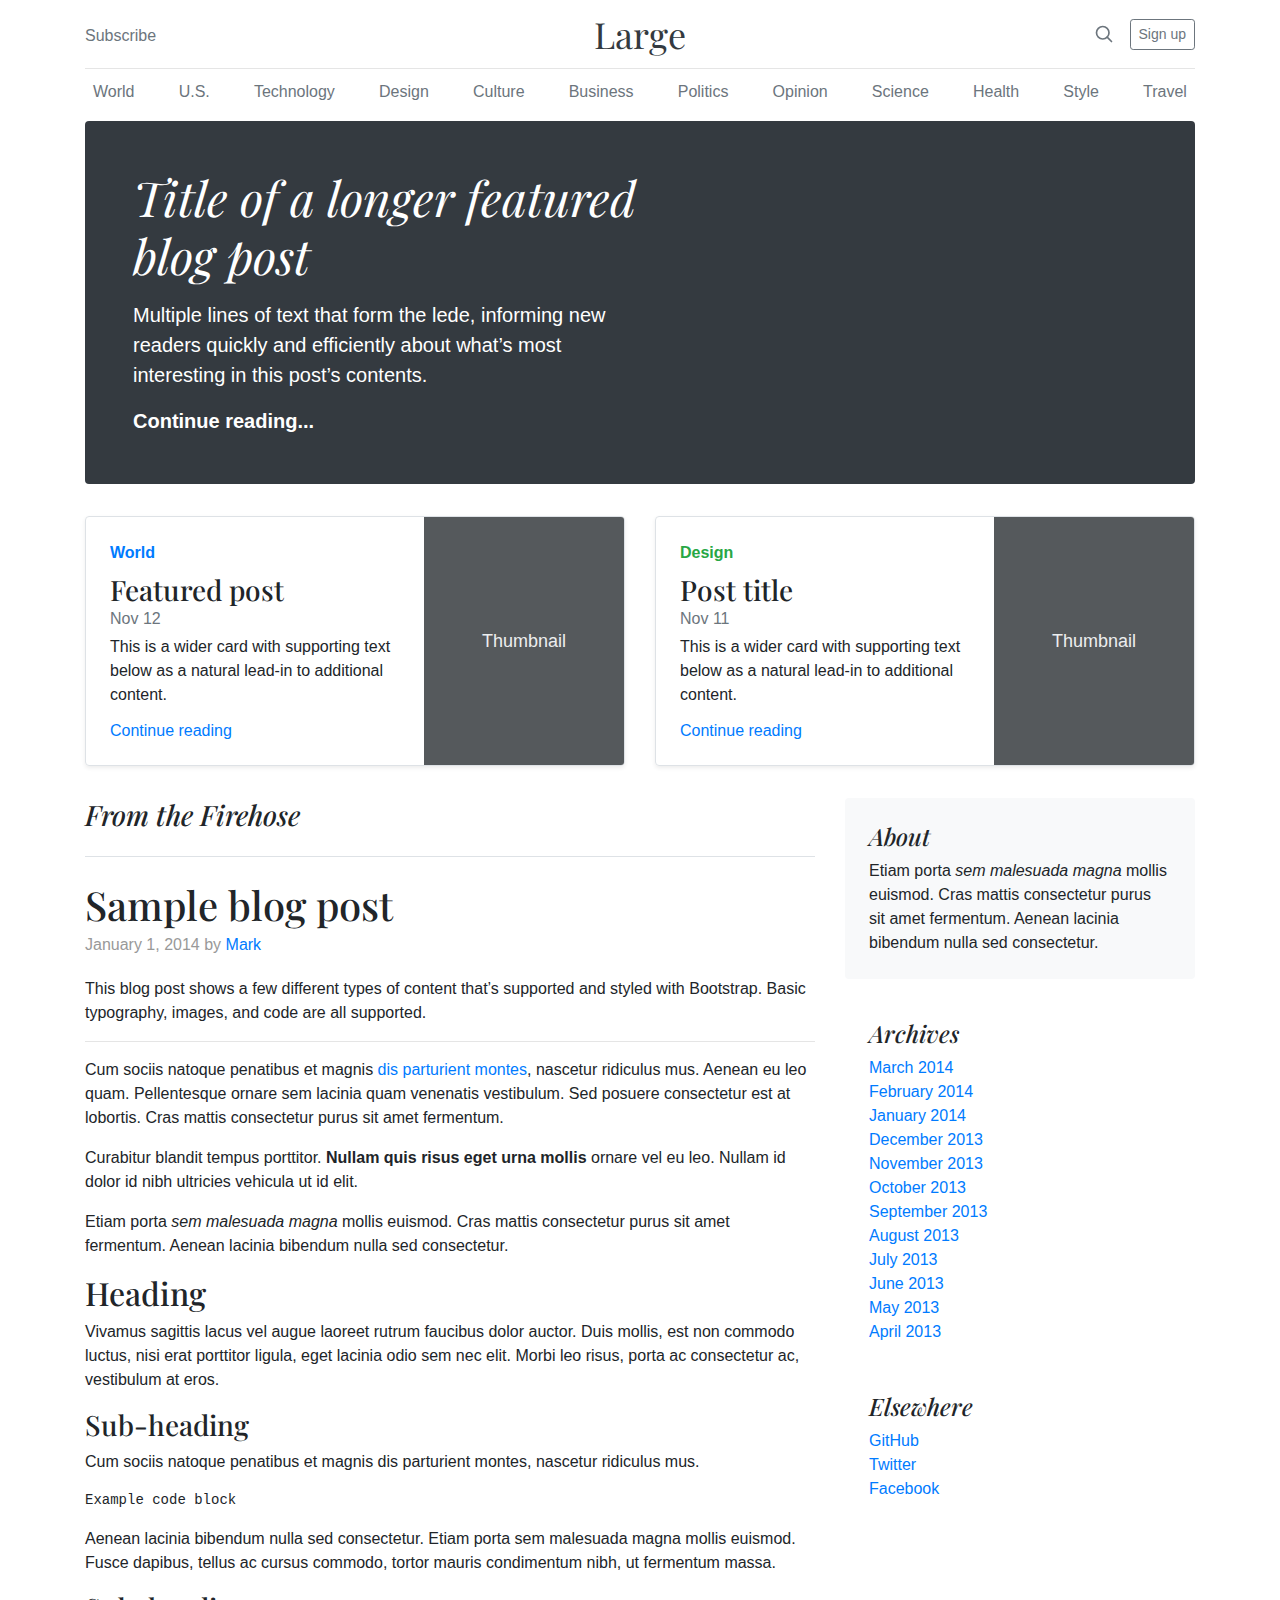
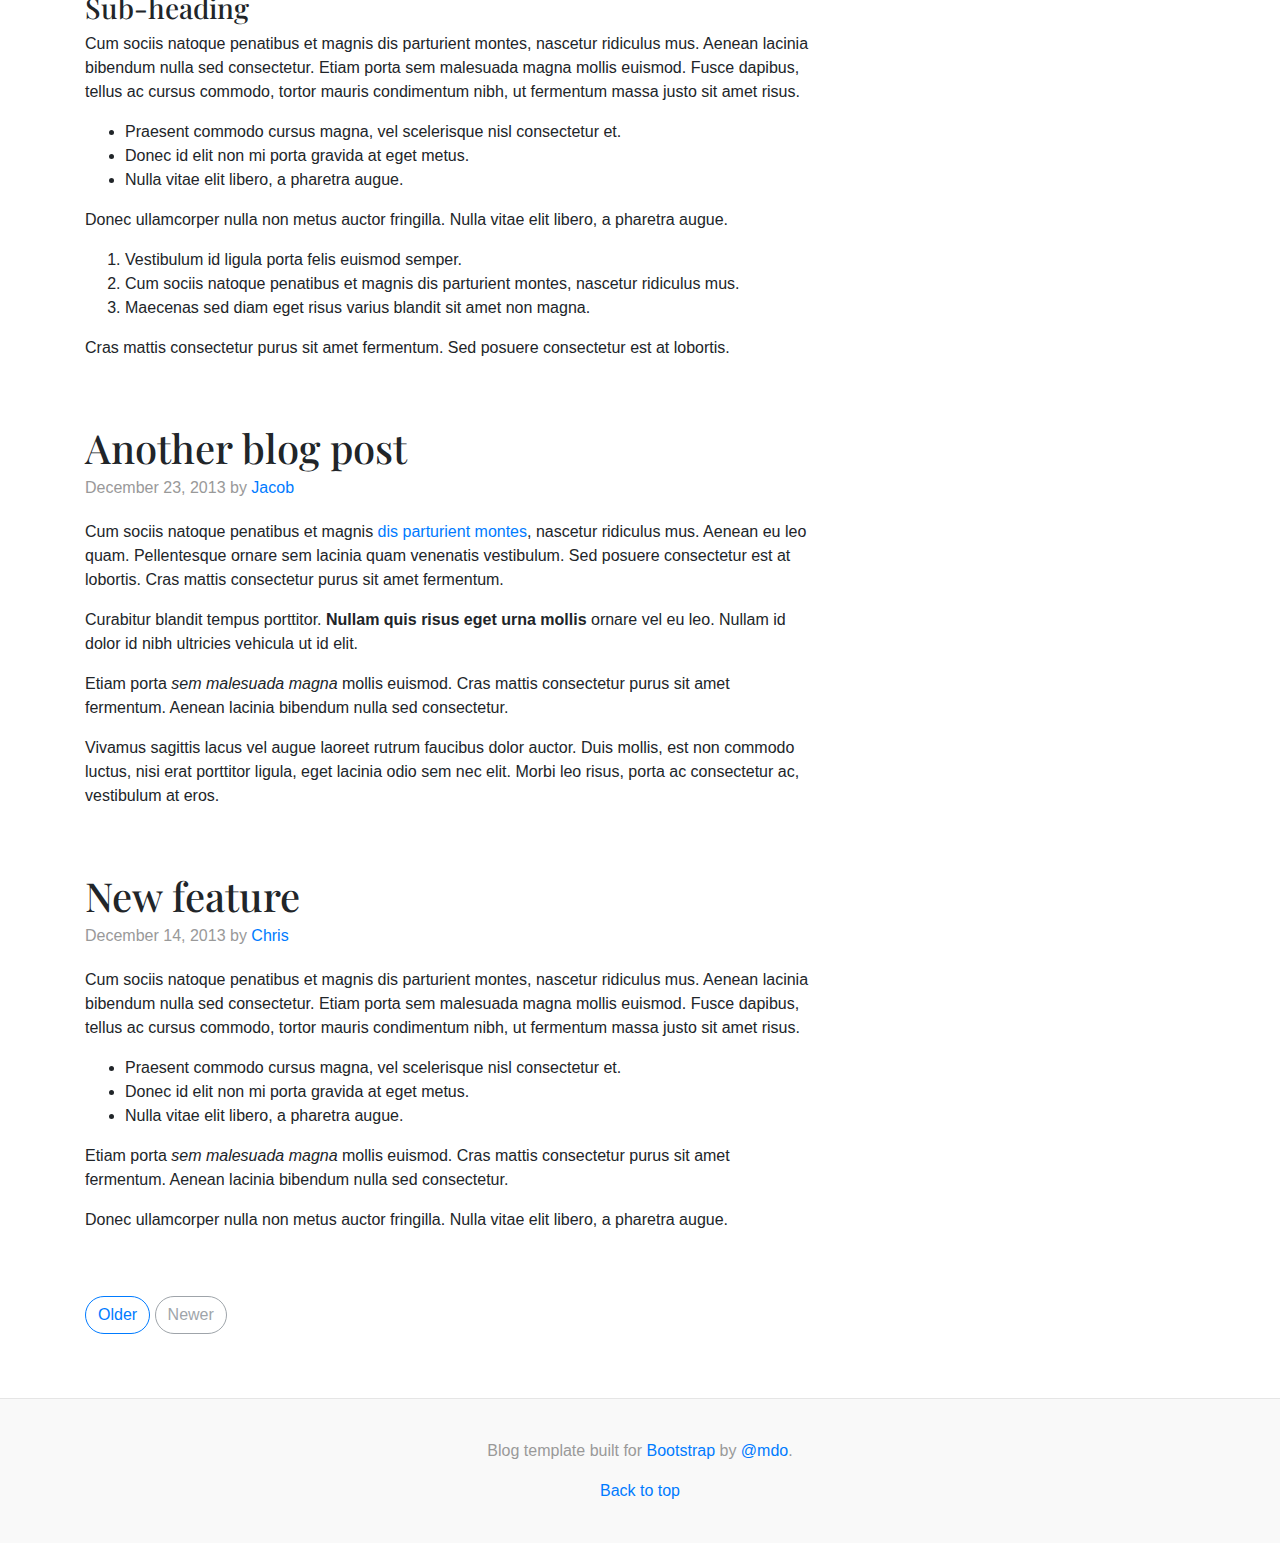
<file: lib/Bootstrap/B4.5/bootstrap-4.5.3-examples/blog/index.html>
<!doctype html>
<html lang="en">
  <head>
    <meta charset="utf-8">
    <meta name="viewport" content="width=device-width, initial-scale=1, shrink-to-fit=no">
    <meta name="description" content="">
    <meta name="author" content="Mark Otto, Jacob Thornton, and Bootstrap contributors">
    <meta name="generator" content="Jekyll v4.1.1">
    <title>Blog Template · Bootstrap</title>

    <link rel="canonical" href="https://getbootstrap.com/docs/4.5/examples/blog/">

    <!-- Bootstrap core CSS -->
<link href="../assets/dist/css/bootstrap.min.css" rel="stylesheet">

    <style>
      .bd-placeholder-img {
        font-size: 1.125rem;
        text-anchor: middle;
        -webkit-user-select: none;
        -moz-user-select: none;
        -ms-user-select: none;
        user-select: none;
      }

      @media (min-width: 768px) {
        .bd-placeholder-img-lg {
          font-size: 3.5rem;
        }
      }
    </style>
    <!-- Custom styles for this template -->
    <link href="https://fonts.googleapis.com/css?family=Playfair+Display:700,900" rel="stylesheet">
    <!-- Custom styles for this template -->
    <link href="blog.css" rel="stylesheet">
  </head>
  <body>
    <div class="container">
  <header class="blog-header py-3">
    <div class="row flex-nowrap justify-content-between align-items-center">
      <div class="col-4 pt-1">
        <a class="text-muted" href="#">Subscribe</a>
      </div>
      <div class="col-4 text-center">
        <a class="blog-header-logo text-dark" href="#">Large</a>
      </div>
      <div class="col-4 d-flex justify-content-end align-items-center">
        <a class="text-muted" href="#" aria-label="Search">
          <svg xmlns="http://www.w3.org/2000/svg" width="20" height="20" fill="none" stroke="currentColor" stroke-linecap="round" stroke-linejoin="round" stroke-width="2" class="mx-3" role="img" viewBox="0 0 24 24" focusable="false"><title>Search</title><circle cx="10.5" cy="10.5" r="7.5"/><path d="M21 21l-5.2-5.2"/></svg>
        </a>
        <a class="btn btn-sm btn-outline-secondary" href="#">Sign up</a>
      </div>
    </div>
  </header>

  <div class="nav-scroller py-1 mb-2">
    <nav class="nav d-flex justify-content-between">
      <a class="p-2 text-muted" href="#">World</a>
      <a class="p-2 text-muted" href="#">U.S.</a>
      <a class="p-2 text-muted" href="#">Technology</a>
      <a class="p-2 text-muted" href="#">Design</a>
      <a class="p-2 text-muted" href="#">Culture</a>
      <a class="p-2 text-muted" href="#">Business</a>
      <a class="p-2 text-muted" href="#">Politics</a>
      <a class="p-2 text-muted" href="#">Opinion</a>
      <a class="p-2 text-muted" href="#">Science</a>
      <a class="p-2 text-muted" href="#">Health</a>
      <a class="p-2 text-muted" href="#">Style</a>
      <a class="p-2 text-muted" href="#">Travel</a>
    </nav>
  </div>

  <div class="jumbotron p-4 p-md-5 text-white rounded bg-dark">
    <div class="col-md-6 px-0">
      <h1 class="display-4 font-italic">Title of a longer featured blog post</h1>
      <p class="lead my-3">Multiple lines of text that form the lede, informing new readers quickly and efficiently about what’s most interesting in this post’s contents.</p>
      <p class="lead mb-0"><a href="#" class="text-white font-weight-bold">Continue reading...</a></p>
    </div>
  </div>

  <div class="row mb-2">
    <div class="col-md-6">
      <div class="row no-gutters border rounded overflow-hidden flex-md-row mb-4 shadow-sm h-md-250 position-relative">
        <div class="col p-4 d-flex flex-column position-static">
          <strong class="d-inline-block mb-2 text-primary">World</strong>
          <h3 class="mb-0">Featured post</h3>
          <div class="mb-1 text-muted">Nov 12</div>
          <p class="card-text mb-auto">This is a wider card with supporting text below as a natural lead-in to additional content.</p>
          <a href="#" class="stretched-link">Continue reading</a>
        </div>
        <div class="col-auto d-none d-lg-block">
          <svg class="bd-placeholder-img" width="200" height="250" xmlns="http://www.w3.org/2000/svg" preserveAspectRatio="xMidYMid slice" focusable="false" role="img" aria-label="Placeholder: Thumbnail"><title>Placeholder</title><rect width="100%" height="100%" fill="#55595c"/><text x="50%" y="50%" fill="#eceeef" dy=".3em">Thumbnail</text></svg>
        </div>
      </div>
    </div>
    <div class="col-md-6">
      <div class="row no-gutters border rounded overflow-hidden flex-md-row mb-4 shadow-sm h-md-250 position-relative">
        <div class="col p-4 d-flex flex-column position-static">
          <strong class="d-inline-block mb-2 text-success">Design</strong>
          <h3 class="mb-0">Post title</h3>
          <div class="mb-1 text-muted">Nov 11</div>
          <p class="mb-auto">This is a wider card with supporting text below as a natural lead-in to additional content.</p>
          <a href="#" class="stretched-link">Continue reading</a>
        </div>
        <div class="col-auto d-none d-lg-block">
          <svg class="bd-placeholder-img" width="200" height="250" xmlns="http://www.w3.org/2000/svg" preserveAspectRatio="xMidYMid slice" focusable="false" role="img" aria-label="Placeholder: Thumbnail"><title>Placeholder</title><rect width="100%" height="100%" fill="#55595c"/><text x="50%" y="50%" fill="#eceeef" dy=".3em">Thumbnail</text></svg>
        </div>
      </div>
    </div>
  </div>
</div>

<main role="main" class="container">
  <div class="row">
    <div class="col-md-8 blog-main">
      <h3 class="pb-4 mb-4 font-italic border-bottom">
        From the Firehose
      </h3>

      <div class="blog-post">
        <h2 class="blog-post-title">Sample blog post</h2>
        <p class="blog-post-meta">January 1, 2014 by <a href="#">Mark</a></p>

        <p>This blog post shows a few different types of content that’s supported and styled with Bootstrap. Basic typography, images, and code are all supported.</p>
        <hr>
        <p>Cum sociis natoque penatibus et magnis <a href="#">dis parturient montes</a>, nascetur ridiculus mus. Aenean eu leo quam. Pellentesque ornare sem lacinia quam venenatis vestibulum. Sed posuere consectetur est at lobortis. Cras mattis consectetur purus sit amet fermentum.</p>
        <blockquote>
          <p>Curabitur blandit tempus porttitor. <strong>Nullam quis risus eget urna mollis</strong> ornare vel eu leo. Nullam id dolor id nibh ultricies vehicula ut id elit.</p>
        </blockquote>
        <p>Etiam porta <em>sem malesuada magna</em> mollis euismod. Cras mattis consectetur purus sit amet fermentum. Aenean lacinia bibendum nulla sed consectetur.</p>
        <h2>Heading</h2>
        <p>Vivamus sagittis lacus vel augue laoreet rutrum faucibus dolor auctor. Duis mollis, est non commodo luctus, nisi erat porttitor ligula, eget lacinia odio sem nec elit. Morbi leo risus, porta ac consectetur ac, vestibulum at eros.</p>
        <h3>Sub-heading</h3>
        <p>Cum sociis natoque penatibus et magnis dis parturient montes, nascetur ridiculus mus.</p>
        <pre><code>Example code block</code></pre>
        <p>Aenean lacinia bibendum nulla sed consectetur. Etiam porta sem malesuada magna mollis euismod. Fusce dapibus, tellus ac cursus commodo, tortor mauris condimentum nibh, ut fermentum massa.</p>
        <h3>Sub-heading</h3>
        <p>Cum sociis natoque penatibus et magnis dis parturient montes, nascetur ridiculus mus. Aenean lacinia bibendum nulla sed consectetur. Etiam porta sem malesuada magna mollis euismod. Fusce dapibus, tellus ac cursus commodo, tortor mauris condimentum nibh, ut fermentum massa justo sit amet risus.</p>
        <ul>
          <li>Praesent commodo cursus magna, vel scelerisque nisl consectetur et.</li>
          <li>Donec id elit non mi porta gravida at eget metus.</li>
          <li>Nulla vitae elit libero, a pharetra augue.</li>
        </ul>
        <p>Donec ullamcorper nulla non metus auctor fringilla. Nulla vitae elit libero, a pharetra augue.</p>
        <ol>
          <li>Vestibulum id ligula porta felis euismod semper.</li>
          <li>Cum sociis natoque penatibus et magnis dis parturient montes, nascetur ridiculus mus.</li>
          <li>Maecenas sed diam eget risus varius blandit sit amet non magna.</li>
        </ol>
        <p>Cras mattis consectetur purus sit amet fermentum. Sed posuere consectetur est at lobortis.</p>
      </div><!-- /.blog-post -->

      <div class="blog-post">
        <h2 class="blog-post-title">Another blog post</h2>
        <p class="blog-post-meta">December 23, 2013 by <a href="#">Jacob</a></p>

        <p>Cum sociis natoque penatibus et magnis <a href="#">dis parturient montes</a>, nascetur ridiculus mus. Aenean eu leo quam. Pellentesque ornare sem lacinia quam venenatis vestibulum. Sed posuere consectetur est at lobortis. Cras mattis consectetur purus sit amet fermentum.</p>
        <blockquote>
          <p>Curabitur blandit tempus porttitor. <strong>Nullam quis risus eget urna mollis</strong> ornare vel eu leo. Nullam id dolor id nibh ultricies vehicula ut id elit.</p>
        </blockquote>
        <p>Etiam porta <em>sem malesuada magna</em> mollis euismod. Cras mattis consectetur purus sit amet fermentum. Aenean lacinia bibendum nulla sed consectetur.</p>
        <p>Vivamus sagittis lacus vel augue laoreet rutrum faucibus dolor auctor. Duis mollis, est non commodo luctus, nisi erat porttitor ligula, eget lacinia odio sem nec elit. Morbi leo risus, porta ac consectetur ac, vestibulum at eros.</p>
      </div><!-- /.blog-post -->

      <div class="blog-post">
        <h2 class="blog-post-title">New feature</h2>
        <p class="blog-post-meta">December 14, 2013 by <a href="#">Chris</a></p>

        <p>Cum sociis natoque penatibus et magnis dis parturient montes, nascetur ridiculus mus. Aenean lacinia bibendum nulla sed consectetur. Etiam porta sem malesuada magna mollis euismod. Fusce dapibus, tellus ac cursus commodo, tortor mauris condimentum nibh, ut fermentum massa justo sit amet risus.</p>
        <ul>
          <li>Praesent commodo cursus magna, vel scelerisque nisl consectetur et.</li>
          <li>Donec id elit non mi porta gravida at eget metus.</li>
          <li>Nulla vitae elit libero, a pharetra augue.</li>
        </ul>
        <p>Etiam porta <em>sem malesuada magna</em> mollis euismod. Cras mattis consectetur purus sit amet fermentum. Aenean lacinia bibendum nulla sed consectetur.</p>
        <p>Donec ullamcorper nulla non metus auctor fringilla. Nulla vitae elit libero, a pharetra augue.</p>
      </div><!-- /.blog-post -->

      <nav class="blog-pagination">
        <a class="btn btn-outline-primary" href="#">Older</a>
        <a class="btn btn-outline-secondary disabled" href="#" tabindex="-1" aria-disabled="true">Newer</a>
      </nav>

    </div><!-- /.blog-main -->

    <aside class="col-md-4 blog-sidebar">
      <div class="p-4 mb-3 bg-light rounded">
        <h4 class="font-italic">About</h4>
        <p class="mb-0">Etiam porta <em>sem malesuada magna</em> mollis euismod. Cras mattis consectetur purus sit amet fermentum. Aenean lacinia bibendum nulla sed consectetur.</p>
      </div>

      <div class="p-4">
        <h4 class="font-italic">Archives</h4>
        <ol class="list-unstyled mb-0">
          <li><a href="#">March 2014</a></li>
          <li><a href="#">February 2014</a></li>
          <li><a href="#">January 2014</a></li>
          <li><a href="#">December 2013</a></li>
          <li><a href="#">November 2013</a></li>
          <li><a href="#">October 2013</a></li>
          <li><a href="#">September 2013</a></li>
          <li><a href="#">August 2013</a></li>
          <li><a href="#">July 2013</a></li>
          <li><a href="#">June 2013</a></li>
          <li><a href="#">May 2013</a></li>
          <li><a href="#">April 2013</a></li>
        </ol>
      </div>

      <div class="p-4">
        <h4 class="font-italic">Elsewhere</h4>
        <ol class="list-unstyled">
          <li><a href="#">GitHub</a></li>
          <li><a href="#">Twitter</a></li>
          <li><a href="#">Facebook</a></li>
        </ol>
      </div>
    </aside><!-- /.blog-sidebar -->

  </div><!-- /.row -->

</main><!-- /.container -->

<footer class="blog-footer">
  <p>Blog template built for <a href="https://getbootstrap.com/">Bootstrap</a> by <a href="https://twitter.com/mdo">@mdo</a>.</p>
  <p>
    <a href="#">Back to top</a>
  </p>
</footer>
</body>
</html>
</file>
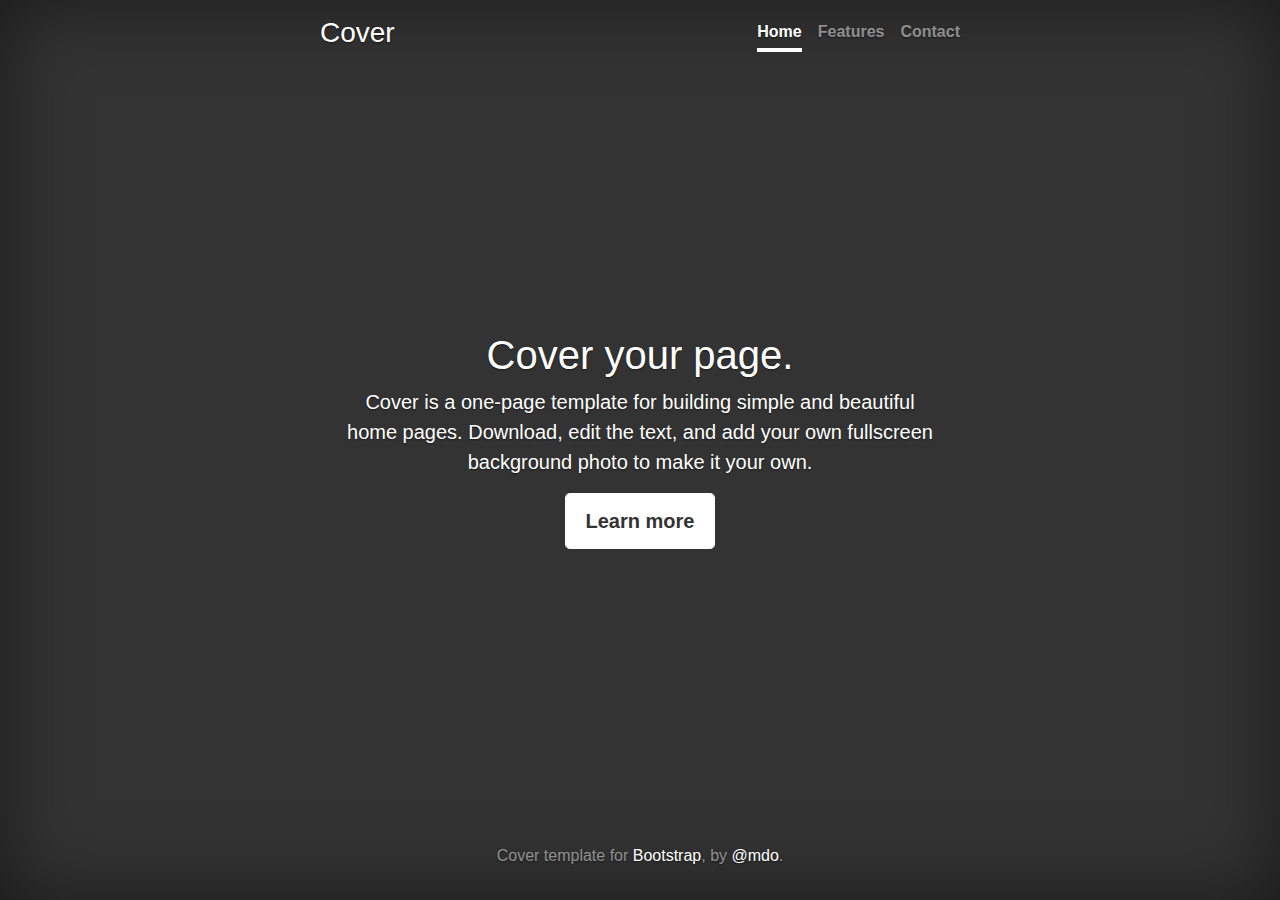
<file: lib/Bootstrap/B4.5/bootstrap-4.5.3-examples/cover/index.html>
<!doctype html>
<html lang="en">
  <head>
    <meta charset="utf-8">
    <meta name="viewport" content="width=device-width, initial-scale=1, shrink-to-fit=no">
    <meta name="description" content="">
    <meta name="author" content="Mark Otto, Jacob Thornton, and Bootstrap contributors">
    <meta name="generator" content="Jekyll v4.1.1">
    <title>Cover Template · Bootstrap</title>

    <link rel="canonical" href="https://getbootstrap.com/docs/4.5/examples/cover/">

    <!-- Bootstrap core CSS -->
<link href="../assets/dist/css/bootstrap.min.css" rel="stylesheet">

    <style>
      .bd-placeholder-img {
        font-size: 1.125rem;
        text-anchor: middle;
        -webkit-user-select: none;
        -moz-user-select: none;
        -ms-user-select: none;
        user-select: none;
      }

      @media (min-width: 768px) {
        .bd-placeholder-img-lg {
          font-size: 3.5rem;
        }
      }
    </style>
    <!-- Custom styles for this template -->
    <link href="cover.css" rel="stylesheet">
  </head>
  <body class="text-center">
    <div class="cover-container d-flex w-100 h-100 p-3 mx-auto flex-column">
  <header class="masthead mb-auto">
    <div class="inner">
      <h3 class="masthead-brand">Cover</h3>
      <nav class="nav nav-masthead justify-content-center">
        <a class="nav-link active" href="#">Home</a>
        <a class="nav-link" href="#">Features</a>
        <a class="nav-link" href="#">Contact</a>
      </nav>
    </div>
  </header>

  <main role="main" class="inner cover">
    <h1 class="cover-heading">Cover your page.</h1>
    <p class="lead">Cover is a one-page template for building simple and beautiful home pages. Download, edit the text, and add your own fullscreen background photo to make it your own.</p>
    <p class="lead">
      <a href="#" class="btn btn-lg btn-secondary">Learn more</a>
    </p>
  </main>

  <footer class="mastfoot mt-auto">
    <div class="inner">
      <p>Cover template for <a href="https://getbootstrap.com/">Bootstrap</a>, by <a href="https://twitter.com/mdo">@mdo</a>.</p>
    </div>
  </footer>
</div>
</body>
</html>
</file>
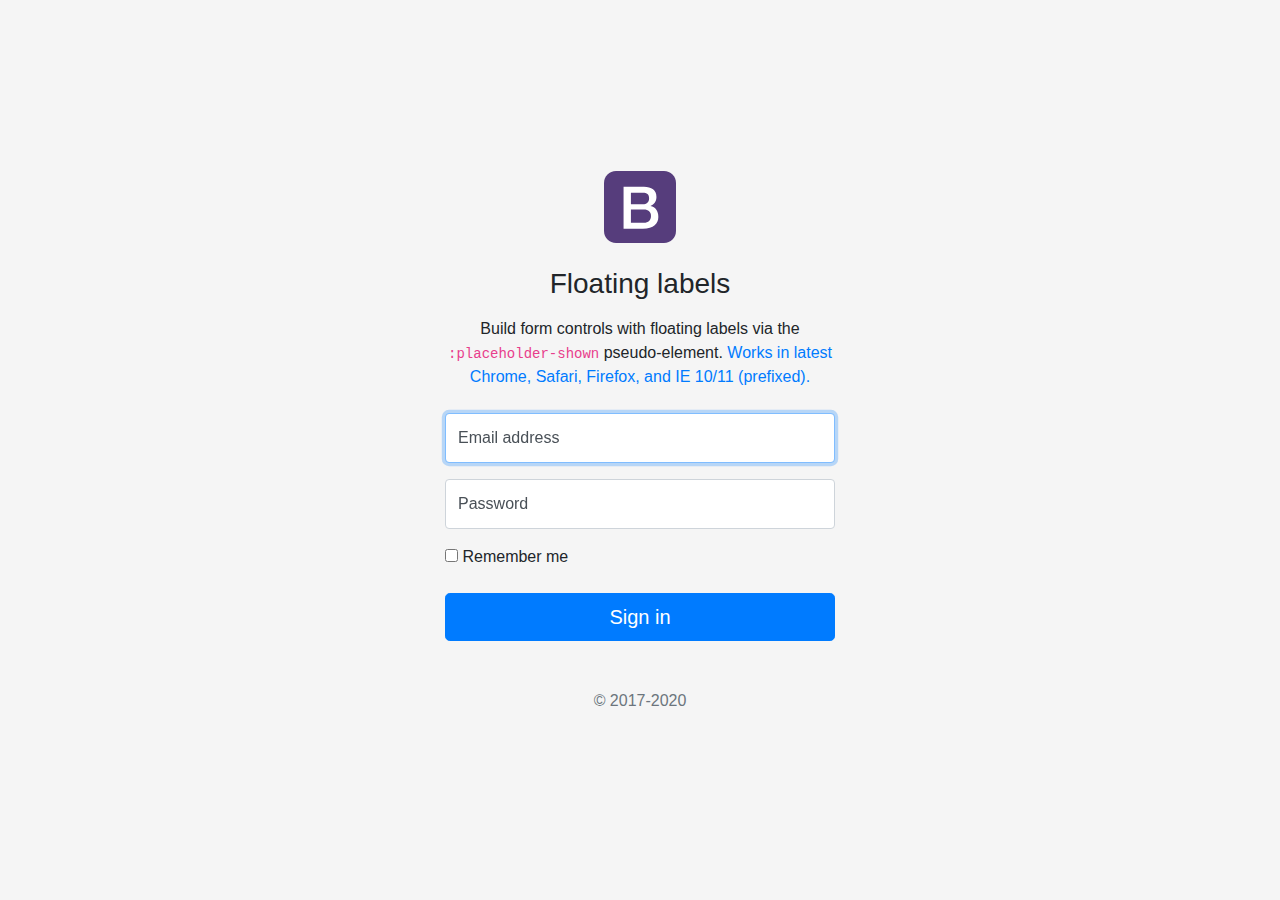
<file: lib/Bootstrap/B4.5/bootstrap-4.5.3-examples/floating-labels/index.html>
<!doctype html>
<html lang="en">
  <head>
    <meta charset="utf-8">
    <meta name="viewport" content="width=device-width, initial-scale=1, shrink-to-fit=no">
    <meta name="description" content="">
    <meta name="author" content="Mark Otto, Jacob Thornton, and Bootstrap contributors">
    <meta name="generator" content="Jekyll v4.1.1">
    <title>Floating labels example · Bootstrap</title>

    <link rel="canonical" href="https://getbootstrap.com/docs/4.5/examples/floating-labels/">

    <!-- Bootstrap core CSS -->
<link href="../assets/dist/css/bootstrap.min.css" rel="stylesheet">

    <style>
      .bd-placeholder-img {
        font-size: 1.125rem;
        text-anchor: middle;
        -webkit-user-select: none;
        -moz-user-select: none;
        -ms-user-select: none;
        user-select: none;
      }

      @media (min-width: 768px) {
        .bd-placeholder-img-lg {
          font-size: 3.5rem;
        }
      }
    </style>
    <!-- Custom styles for this template -->
    <link href="floating-labels.css" rel="stylesheet">
  </head>
  <body>
    <form class="form-signin">
  <div class="text-center mb-4">
    <img class="mb-4" src="../assets/brand/bootstrap-solid.svg" alt="" width="72" height="72">
    <h1 class="h3 mb-3 font-weight-normal">Floating labels</h1>
    <p>Build form controls with floating labels via the <code>:placeholder-shown</code> pseudo-element. <a href="https://caniuse.com/#feat=css-placeholder-shown">Works in latest Chrome, Safari, Firefox, and IE 10/11 (prefixed).</a></p>
  </div>

  <div class="form-label-group">
    <input type="email" id="inputEmail" class="form-control" placeholder="Email address" required autofocus>
    <label for="inputEmail">Email address</label>
  </div>

  <div class="form-label-group">
    <input type="password" id="inputPassword" class="form-control" placeholder="Password" required>
    <label for="inputPassword">Password</label>
  </div>

  <div class="checkbox mb-3">
    <label>
      <input type="checkbox" value="remember-me"> Remember me
    </label>
  </div>
  <button class="btn btn-lg btn-primary btn-block" type="submit">Sign in</button>
  <p class="mt-5 mb-3 text-muted text-center">&copy; 2017-2020</p>
</form>
</body>
</html>
</file>
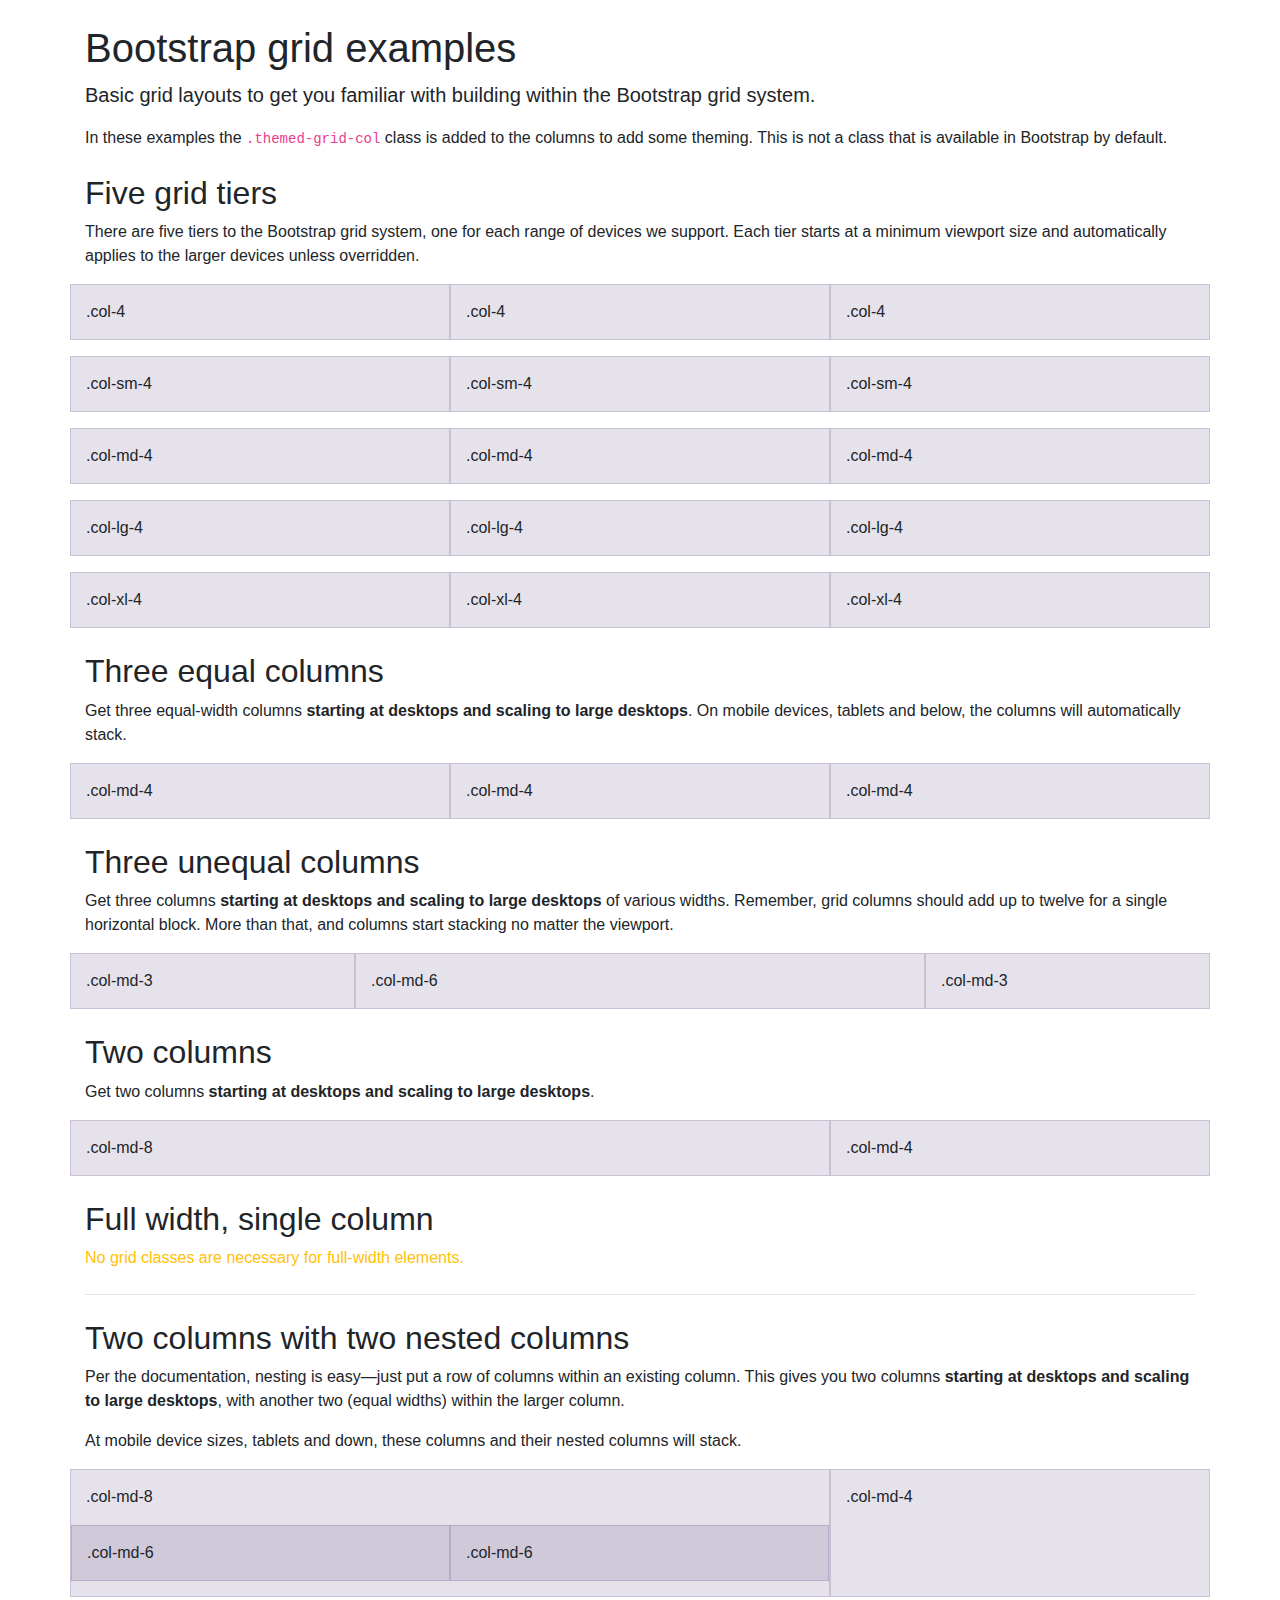
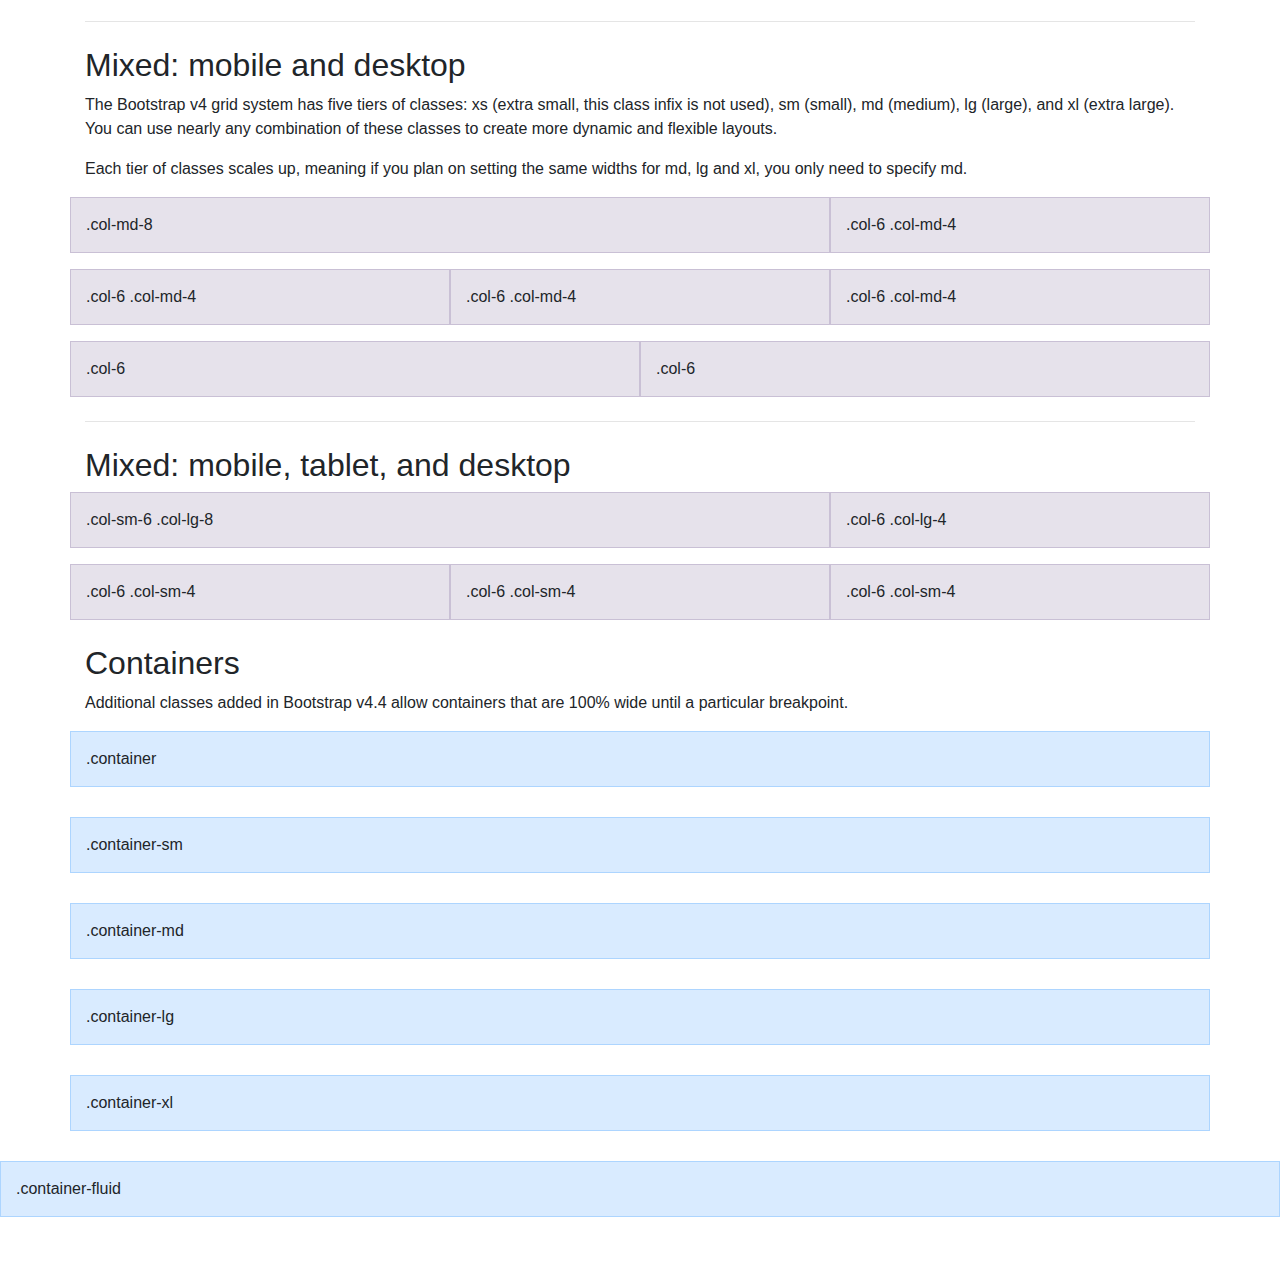
<file: lib/Bootstrap/B4.5/bootstrap-4.5.3-examples/grid/index.html>
<!doctype html>
<html lang="en">
  <head>
    <meta charset="utf-8">
    <meta name="viewport" content="width=device-width, initial-scale=1, shrink-to-fit=no">
    <meta name="description" content="">
    <meta name="author" content="Mark Otto, Jacob Thornton, and Bootstrap contributors">
    <meta name="generator" content="Jekyll v4.1.1">
    <title>Grid Template · Bootstrap</title>

    <link rel="canonical" href="https://getbootstrap.com/docs/4.5/examples/grid/">

    <!-- Bootstrap core CSS -->
<link href="../assets/dist/css/bootstrap.min.css" rel="stylesheet">

    <style>
      .bd-placeholder-img {
        font-size: 1.125rem;
        text-anchor: middle;
        -webkit-user-select: none;
        -moz-user-select: none;
        -ms-user-select: none;
        user-select: none;
      }

      @media (min-width: 768px) {
        .bd-placeholder-img-lg {
          font-size: 3.5rem;
        }
      }
    </style>
    <!-- Custom styles for this template -->
    <link href="grid.css" rel="stylesheet">
  </head>
  <body class="py-4">
    <div class="container">

  <h1>Bootstrap grid examples</h1>
  <p class="lead">Basic grid layouts to get you familiar with building within the Bootstrap grid system.</p>
  <p>In these examples the <code>.themed-grid-col</code> class is added to the columns to add some theming. This is not a class that is available in Bootstrap by default.</p>

  <h2 class="mt-4">Five grid tiers</h2>
  <p>There are five tiers to the Bootstrap grid system, one for each range of devices we support. Each tier starts at a minimum viewport size and automatically applies to the larger devices unless overridden.</p>

  <div class="row mb-3">
    <div class="col-4 themed-grid-col">.col-4</div>
    <div class="col-4 themed-grid-col">.col-4</div>
    <div class="col-4 themed-grid-col">.col-4</div>
  </div>

  <div class="row mb-3">
    <div class="col-sm-4 themed-grid-col">.col-sm-4</div>
    <div class="col-sm-4 themed-grid-col">.col-sm-4</div>
    <div class="col-sm-4 themed-grid-col">.col-sm-4</div>
  </div>

  <div class="row mb-3">
    <div class="col-md-4 themed-grid-col">.col-md-4</div>
    <div class="col-md-4 themed-grid-col">.col-md-4</div>
    <div class="col-md-4 themed-grid-col">.col-md-4</div>
  </div>

  <div class="row mb-3">
    <div class="col-lg-4 themed-grid-col">.col-lg-4</div>
    <div class="col-lg-4 themed-grid-col">.col-lg-4</div>
    <div class="col-lg-4 themed-grid-col">.col-lg-4</div>
  </div>

  <div class="row mb-3">
    <div class="col-xl-4 themed-grid-col">.col-xl-4</div>
    <div class="col-xl-4 themed-grid-col">.col-xl-4</div>
    <div class="col-xl-4 themed-grid-col">.col-xl-4</div>
  </div>

  <h2 class="mt-4">Three equal columns</h2>
  <p>Get three equal-width columns <strong>starting at desktops and scaling to large desktops</strong>. On mobile devices, tablets and below, the columns will automatically stack.</p>
  <div class="row mb-3">
    <div class="col-md-4 themed-grid-col">.col-md-4</div>
    <div class="col-md-4 themed-grid-col">.col-md-4</div>
    <div class="col-md-4 themed-grid-col">.col-md-4</div>
  </div>

  <h2 class="mt-4">Three unequal columns</h2>
  <p>Get three columns <strong>starting at desktops and scaling to large desktops</strong> of various widths. Remember, grid columns should add up to twelve for a single horizontal block. More than that, and columns start stacking no matter the viewport.</p>
  <div class="row mb-3">
    <div class="col-md-3 themed-grid-col">.col-md-3</div>
    <div class="col-md-6 themed-grid-col">.col-md-6</div>
    <div class="col-md-3 themed-grid-col">.col-md-3</div>
  </div>

  <h2 class="mt-4">Two columns</h2>
  <p>Get two columns <strong>starting at desktops and scaling to large desktops</strong>.</p>
  <div class="row mb-3">
    <div class="col-md-8 themed-grid-col">.col-md-8</div>
    <div class="col-md-4 themed-grid-col">.col-md-4</div>
  </div>

  <h2 class="mt-4">Full width, single column</h2>
  <p class="text-warning">
    No grid classes are necessary for full-width elements.
  </p>

  <hr class="my-4">

  <h2 class="mt-4">Two columns with two nested columns</h2>
  <p>Per the documentation, nesting is easy—just put a row of columns within an existing column. This gives you two columns <strong>starting at desktops and scaling to large desktops</strong>, with another two (equal widths) within the larger column.</p>
  <p>At mobile device sizes, tablets and down, these columns and their nested columns will stack.</p>
  <div class="row mb-3">
    <div class="col-md-8 themed-grid-col">
      <div class="pb-3">
        .col-md-8
      </div>
      <div class="row">
        <div class="col-md-6 themed-grid-col">.col-md-6</div>
        <div class="col-md-6 themed-grid-col">.col-md-6</div>
      </div>
    </div>
    <div class="col-md-4 themed-grid-col">.col-md-4</div>
  </div>

  <hr class="my-4">

  <h2 class="mt-4">Mixed: mobile and desktop</h2>
  <p>The Bootstrap v4 grid system has five tiers of classes: xs (extra small, this class infix is not used), sm (small), md (medium), lg (large), and xl (extra large). You can use nearly any combination of these classes to create more dynamic and flexible layouts.</p>
  <p>Each tier of classes scales up, meaning if you plan on setting the same widths for md, lg and xl, you only need to specify md.</p>
  <div class="row mb-3">
    <div class="col-md-8 themed-grid-col">.col-md-8</div>
    <div class="col-6 col-md-4 themed-grid-col">.col-6 .col-md-4</div>
  </div>
  <div class="row mb-3">
    <div class="col-6 col-md-4 themed-grid-col">.col-6 .col-md-4</div>
    <div class="col-6 col-md-4 themed-grid-col">.col-6 .col-md-4</div>
    <div class="col-6 col-md-4 themed-grid-col">.col-6 .col-md-4</div>
  </div>
  <div class="row mb-3">
    <div class="col-6 themed-grid-col">.col-6</div>
    <div class="col-6 themed-grid-col">.col-6</div>
  </div>

  <hr class="my-4">

  <h2 class="mt-4">Mixed: mobile, tablet, and desktop</h2>
  <div class="row mb-3">
    <div class="col-sm-6 col-lg-8 themed-grid-col">.col-sm-6 .col-lg-8</div>
    <div class="col-6 col-lg-4 themed-grid-col">.col-6 .col-lg-4</div>
  </div>
  <div class="row mb-3">
    <div class="col-6 col-sm-4 themed-grid-col">.col-6 .col-sm-4</div>
    <div class="col-6 col-sm-4 themed-grid-col">.col-6 .col-sm-4</div>
    <div class="col-6 col-sm-4 themed-grid-col">.col-6 .col-sm-4</div>
  </div>

</div>

<div class="container" id="containers">
  <h2 class="mt-4">Containers</h2>
  <p>Additional classes added in Bootstrap v4.4 allow containers that are 100% wide until a particular breakpoint.</p>
</div>

<div class="container themed-container">.container</div>
<div class="container-sm themed-container">.container-sm</div>
<div class="container-md themed-container">.container-md</div>
<div class="container-lg themed-container">.container-lg</div>
<div class="container-xl themed-container">.container-xl</div>
<div class="container-fluid themed-container">.container-fluid</div>
</body>
</html>
</file>
<file: lib/Bootstrap/B4.5/bootstrap-4.5.3-examples/blog/blog.css>
/* stylelint-disable selector-list-comma-newline-after */

.blog-header {
  line-height: 1;
  border-bottom: 1px solid #e5e5e5;
}

.blog-header-logo {
  font-family: "Playfair Display", Georgia, "Times New Roman", serif;
  font-size: 2.25rem;
}

.blog-header-logo:hover {
  text-decoration: none;
}

h1, h2, h3, h4, h5, h6 {
  font-family: "Playfair Display", Georgia, "Times New Roman", serif;
}

.display-4 {
  font-size: 2.5rem;
}
@media (min-width: 768px) {
  .display-4 {
    font-size: 3rem;
  }
}

.nav-scroller {
  position: relative;
  z-index: 2;
  height: 2.75rem;
  overflow-y: hidden;
}

.nav-scroller .nav {
  display: -ms-flexbox;
  display: flex;
  -ms-flex-wrap: nowrap;
  flex-wrap: nowrap;
  padding-bottom: 1rem;
  margin-top: -1px;
  overflow-x: auto;
  text-align: center;
  white-space: nowrap;
  -webkit-overflow-scrolling: touch;
}

.nav-scroller .nav-link {
  padding-top: .75rem;
  padding-bottom: .75rem;
  font-size: .875rem;
}

.card-img-right {
  height: 100%;
  border-radius: 0 3px 3px 0;
}

.flex-auto {
  -ms-flex: 0 0 auto;
  flex: 0 0 auto;
}

.h-250 { height: 250px; }
@media (min-width: 768px) {
  .h-md-250 { height: 250px; }
}

/* Pagination */
.blog-pagination {
  margin-bottom: 4rem;
}
.blog-pagination > .btn {
  border-radius: 2rem;
}

/*
 * Blog posts
 */
.blog-post {
  margin-bottom: 4rem;
}
.blog-post-title {
  margin-bottom: .25rem;
  font-size: 2.5rem;
}
.blog-post-meta {
  margin-bottom: 1.25rem;
  color: #999;
}

/*
 * Footer
 */
.blog-footer {
  padding: 2.5rem 0;
  color: #999;
  text-align: center;
  background-color: #f9f9f9;
  border-top: .05rem solid #e5e5e5;
}
.blog-footer p:last-child {
  margin-bottom: 0;
}
</file>
<file: lib/Bootstrap/B4.5/bootstrap-4.5.3-examples/cover/cover.css>
/*
 * Globals
 */

/* Links */
a,
a:focus,
a:hover {
  color: #fff;
}

/* Custom default button */
.btn-secondary,
.btn-secondary:hover,
.btn-secondary:focus {
  color: #333;
  text-shadow: none; /* Prevent inheritance from `body` */
  background-color: #fff;
  border: .05rem solid #fff;
}


/*
 * Base structure
 */

html,
body {
  height: 100%;
  background-color: #333;
}

body {
  display: -ms-flexbox;
  display: flex;
  color: #fff;
  text-shadow: 0 .05rem .1rem rgba(0, 0, 0, .5);
  box-shadow: inset 0 0 5rem rgba(0, 0, 0, .5);
}

.cover-container {
  max-width: 42em;
}


/*
 * Header
 */
.masthead {
  margin-bottom: 2rem;
}

.masthead-brand {
  margin-bottom: 0;
}

.nav-masthead .nav-link {
  padding: .25rem 0;
  font-weight: 700;
  color: rgba(255, 255, 255, .5);
  background-color: transparent;
  border-bottom: .25rem solid transparent;
}

.nav-masthead .nav-link:hover,
.nav-masthead .nav-link:focus {
  border-bottom-color: rgba(255, 255, 255, .25);
}

.nav-masthead .nav-link + .nav-link {
  margin-left: 1rem;
}

.nav-masthead .active {
  color: #fff;
  border-bottom-color: #fff;
}

@media (min-width: 48em) {
  .masthead-brand {
    float: left;
  }
  .nav-masthead {
    float: right;
  }
}


/*
 * Cover
 */
.cover {
  padding: 0 1.5rem;
}
.cover .btn-lg {
  padding: .75rem 1.25rem;
  font-weight: 700;
}


/*
 * Footer
 */
.mastfoot {
  color: rgba(255, 255, 255, .5);
}
</file>
<file: lib/Bootstrap/B4.5/bootstrap-4.5.3-examples/floating-labels/floating-labels.css>
html,
body {
  height: 100%;
}

body {
  display: -ms-flexbox;
  display: flex;
  -ms-flex-align: center;
  align-items: center;
  padding-top: 40px;
  padding-bottom: 40px;
  background-color: #f5f5f5;
}

.form-signin {
  width: 100%;
  max-width: 420px;
  padding: 15px;
  margin: auto;
}

.form-label-group {
  position: relative;
  margin-bottom: 1rem;
}

.form-label-group input,
.form-label-group label {
  height: 3.125rem;
  padding: .75rem;
}

.form-label-group label {
  position: absolute;
  top: 0;
  left: 0;
  display: block;
  width: 100%;
  margin-bottom: 0; /* Override default `<label>` margin */
  line-height: 1.5;
  color: #495057;
  pointer-events: none;
  cursor: text; /* Match the input under the label */
  border: 1px solid transparent;
  border-radius: .25rem;
  transition: all .1s ease-in-out;
}

.form-label-group input::-webkit-input-placeholder {
  color: transparent;
}

.form-label-group input::-moz-placeholder {
  color: transparent;
}

.form-label-group input:-ms-input-placeholder {
  color: transparent;
}

.form-label-group input::-ms-input-placeholder {
  color: transparent;
}

.form-label-group input::placeholder {
  color: transparent;
}

.form-label-group input:not(:-moz-placeholder-shown) {
  padding-top: 1.25rem;
  padding-bottom: .25rem;
}

.form-label-group input:not(:-ms-input-placeholder) {
  padding-top: 1.25rem;
  padding-bottom: .25rem;
}

.form-label-group input:not(:placeholder-shown) {
  padding-top: 1.25rem;
  padding-bottom: .25rem;
}

.form-label-group input:not(:-moz-placeholder-shown) ~ label {
  padding-top: .25rem;
  padding-bottom: .25rem;
  font-size: 12px;
  color: #777;
}

.form-label-group input:not(:-ms-input-placeholder) ~ label {
  padding-top: .25rem;
  padding-bottom: .25rem;
  font-size: 12px;
  color: #777;
}

.form-label-group input:not(:placeholder-shown) ~ label {
  padding-top: .25rem;
  padding-bottom: .25rem;
  font-size: 12px;
  color: #777;
}

/* Fallback for Edge
-------------------------------------------------- */
@supports (-ms-ime-align: auto) {
  .form-label-group {
    display: -ms-flexbox;
    display: flex;
    -ms-flex-direction: column-reverse;
    flex-direction: column-reverse;
  }

  .form-label-group label {
    position: static;
  }

  .form-label-group input::-ms-input-placeholder {
    color: #777;
  }
}
</file>
<file: lib/Bootstrap/B4.5/bootstrap-4.5.3-examples/grid/grid.css>
.themed-grid-col {
  padding-top: 15px;
  padding-bottom: 15px;
  background-color: rgba(86, 61, 124, .15);
  border: 1px solid rgba(86, 61, 124, .2);
}

.themed-container {
  padding: 15px;
  margin-bottom: 30px;
  background-color: rgba(0, 123, 255, .15);
  border: 1px solid rgba(0, 123, 255, .2);
}
</file>
